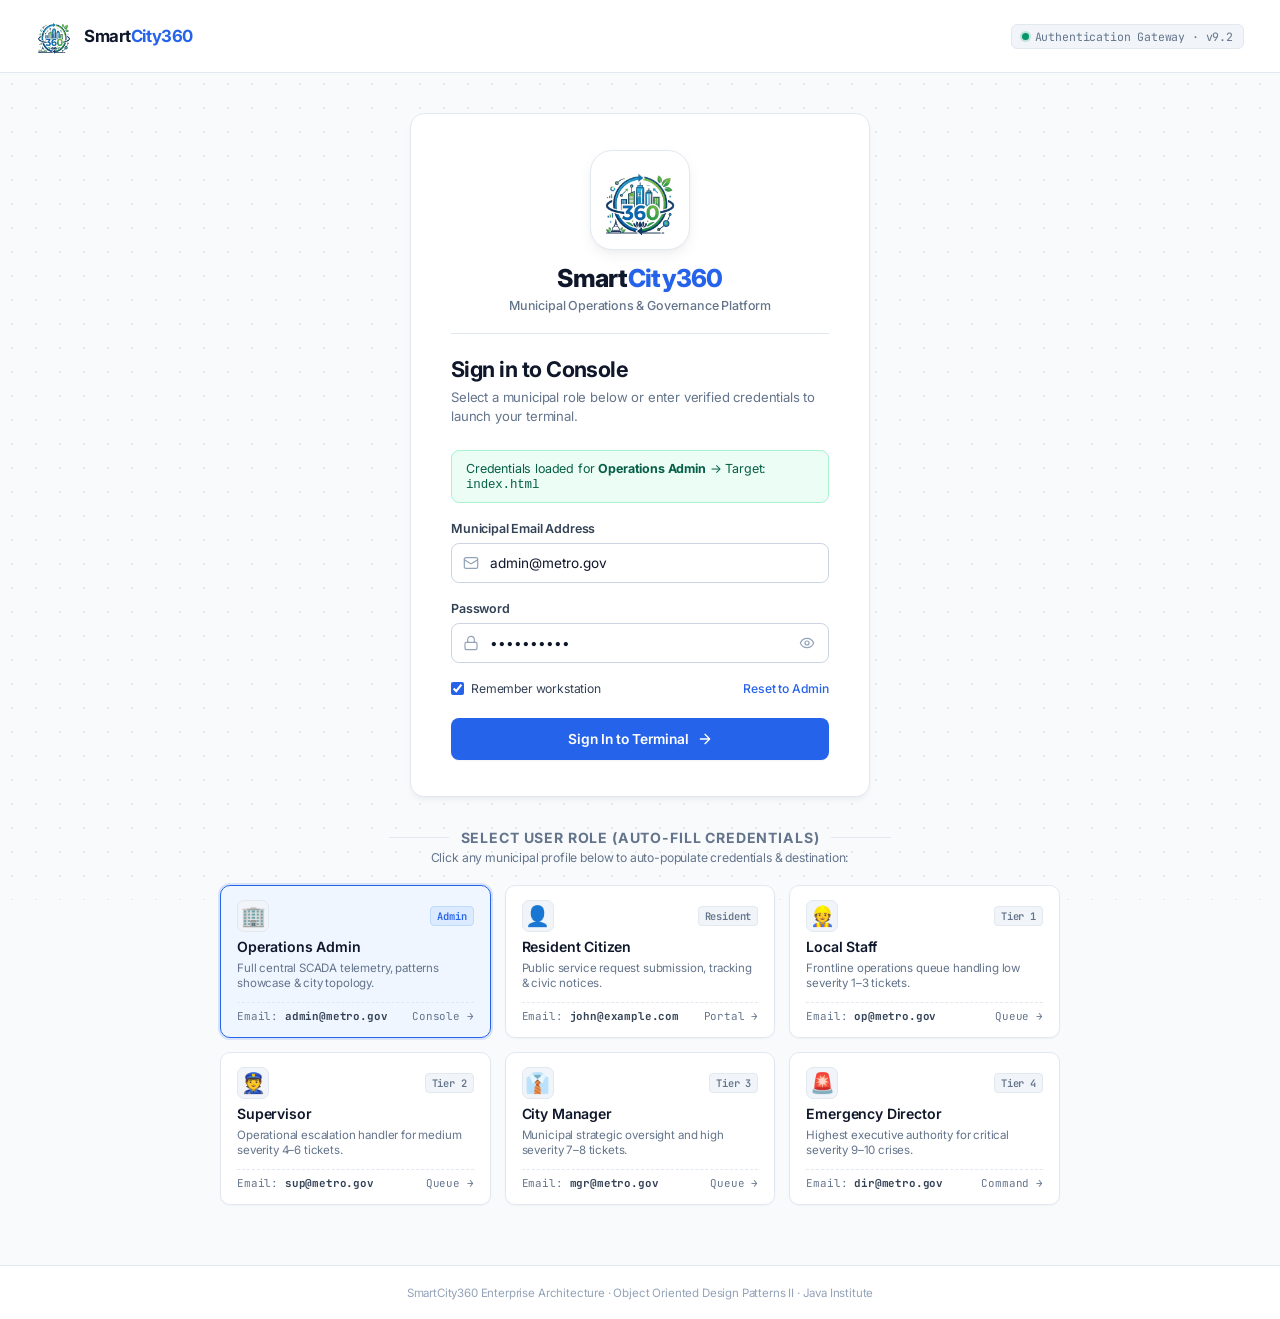
<file: src/main/webapp/login.html>
<!DOCTYPE html>
<html lang="en">
<head>
    <meta charset="UTF-8">
    <meta name="viewport" content="width=device-width, initial-scale=1.0">
    <title>SmartCity360 – Secure Sign In</title>
    <link rel="preconnect" href="https://fonts.googleapis.com">
    <link rel="preconnect" href="https://fonts.gstatic.com" crossorigin>
    <link href="https://fonts.googleapis.com/css2?family=Inter:wght@400;500;600;700;800&family=JetBrains+Mono:wght@400;500;600&display=swap" rel="stylesheet">
    <style>
        :root {
            --bg-page: #F8FAFC;
            --bg-card: #FFFFFF;
            --bg-subtle: #F1F5F9;
            --border: #E2E8F0;
            --border-strong: #CBD5E1;
            
            --text-primary: #0F172A;
            --text-secondary: #334155;
            --text-tertiary: #64748B;
            --text-disabled: #94A3B8;

            --accent: #2563EB;
            --accent-hover: #1D4ED8;
            --accent-soft: #EFF6FF;
            --accent-border: #BFDBFE;

            --success: #059669;
            --success-soft: #ECFDF5;
            --success-border: #A7F3D0;

            --shadow-card: 0 4px 6px -1px rgba(16, 24, 40, 0.05), 0 2px 4px -2px rgba(16, 24, 40, 0.04);
            --shadow-lg: 0 10px 15px -3px rgba(16, 24, 40, 0.08), 0 4px 6px -4px rgba(16, 24, 40, 0.03);
            --font-sans: 'Inter', -apple-system, BlinkMacSystemFont, 'Segoe UI', Roboto, sans-serif;
            --font-mono: 'JetBrains Mono', Consolas, monospace;
        }

        * { box-sizing: border-box; margin: 0; padding: 0; }
        html, body { height: 100%; }

        body {
            font-family: var(--font-sans);
            background: var(--bg-page);
            color: var(--text-primary);
            display: flex;
            flex-direction: column;
            min-height: 100vh;
            -webkit-font-smoothing: antialiased;
            letter-spacing: -0.01em;
        }

        /* Subtle Background Grid Pattern */
        .bg-pattern {
            position: fixed;
            inset: 0;
            background-image: radial-gradient(#CBD5E1 0.75px, transparent 0.75px);
            background-size: 24px 24px;
            opacity: 0.45;
            pointer-events: none;
            z-index: 0;
        }

        /* Header Navigation */
        .header {
            position: relative;
            z-index: 10;
            padding: 18px 36px;
            display: flex;
            align-items: center;
            justify-content: space-between;
            background: #FFFFFF;
            border-bottom: 1px solid var(--border);
        }
        .brand {
            display: flex;
            align-items: center;
            gap: 12px;
            text-decoration: none;
        }
        .brand-mark {
            width: 32px;
            height: 32px;
            border-radius: 8px;
            background: var(--accent);
            display: flex;
            align-items: center;
            justify-content: center;
            color: #FFFFFF;
            box-shadow: 0 1px 2px rgba(37, 99, 235, 0.2);
        }
        .brand-mark svg {
            width: 17px;
            height: 17px;
            stroke: currentColor;
            stroke-width: 2.2;
        }
        .brand-text {
            font-size: 1.05rem;
            font-weight: 700;
            color: var(--text-primary);
            letter-spacing: -0.025em;
        }
        .brand-text span {
            color: var(--accent);
        }

        .header-meta {
            font-family: var(--font-mono);
            font-size: 0.72rem;
            color: var(--text-tertiary);
            background: var(--bg-subtle);
            border: 1px solid var(--border);
            padding: 4px 10px;
            border-radius: 6px;
            display: inline-flex;
            align-items: center;
            gap: 6px;
        }
        .meta-dot {
            width: 7px;
            height: 7px;
            border-radius: 50%;
            background: var(--success);
            box-shadow: 0 0 0 2px rgba(5, 150, 105, 0.2);
        }

        /* Main Container */
        .main-container {
            flex: 1;
            position: relative;
            z-index: 1;
            display: flex;
            flex-direction: column;
            align-items: center;
            justify-content: center;
            padding: 40px 20px 60px;
            max-width: 960px;
            margin: 0 auto;
            width: 100%;
        }

        /* Card Container */
        .login-card {
            background: var(--bg-card);
            border: 1px solid var(--border);
            border-radius: 14px;
            padding: 36px 40px;
            box-shadow: var(--shadow-card);
            width: 100%;
            max-width: 460px;
            margin-bottom: 32px;
        }

        .card-title {
            font-size: 1.35rem;
            font-weight: 700;
            color: var(--text-primary);
            letter-spacing: -0.025em;
            margin-bottom: 6px;
        }
        .card-subtitle {
            font-size: 0.82rem;
            color: var(--text-tertiary);
            margin-bottom: 24px;
            line-height: 1.45;
        }

        /* Forms */
        .form-group {
            margin-bottom: 18px;
        }
        .form-label {
            display: block;
            font-size: 0.78rem;
            font-weight: 600;
            color: var(--text-secondary);
            margin-bottom: 7px;
        }
        .input-wrapper {
            position: relative;
            display: flex;
            align-items: center;
        }
        .input-icon {
            position: absolute;
            left: 12px;
            width: 16px;
            height: 16px;
            color: var(--text-disabled);
            stroke-width: 1.8;
            pointer-events: none;
            transition: color 0.15s;
        }
        .form-input {
            width: 100%;
            height: 40px;
            padding: 0 40px 0 38px;
            background: #FFFFFF;
            border: 1px solid var(--border-strong);
            border-radius: 8px;
            color: var(--text-primary);
            font-family: inherit;
            font-size: 0.85rem;
            outline: none;
            transition: all 0.15s ease;
        }
        .form-input:focus {
            border-color: var(--accent);
            box-shadow: 0 0 0 3px rgba(37, 99, 235, 0.12);
        }
        .form-input.flash-fill {
            animation: fillPulse 0.6s ease;
        }
        @keyframes fillPulse {
            0% { background: #FFFFFF; }
            40% { background: #EFF6FF; border-color: var(--accent); }
            100% { background: #FFFFFF; }
        }

        .toggle-password {
            position: absolute;
            right: 12px;
            background: none;
            border: none;
            cursor: pointer;
            color: var(--text-disabled);
            padding: 2px;
            display: flex;
            align-items: center;
            justify-content: center;
        }
        .toggle-password:hover {
            color: var(--text-secondary);
        }
        .toggle-password svg {
            width: 16px;
            height: 16px;
            stroke-width: 1.8;
        }

        .form-options {
            display: flex;
            align-items: center;
            justify-content: space-between;
            font-size: 0.76rem;
            margin-bottom: 22px;
        }
        .remember-wrap {
            display: flex;
            align-items: center;
            gap: 7px;
            color: var(--text-secondary);
            cursor: pointer;
            user-select: none;
        }
        .remember-wrap input {
            accent-color: var(--accent);
            cursor: pointer;
        }
        .forgot-link {
            color: var(--accent);
            text-decoration: none;
            font-weight: 500;
        }
        .forgot-link:hover {
            text-decoration: underline;
        }

        .btn-submit {
            width: 100%;
            height: 42px;
            background: var(--accent);
            color: #FFFFFF;
            border: none;
            border-radius: 8px;
            font-family: inherit;
            font-size: 0.86rem;
            font-weight: 600;
            cursor: pointer;
            display: flex;
            align-items: center;
            justify-content: center;
            gap: 8px;
            box-shadow: 0 1px 2px rgba(16, 24, 40, 0.05);
            transition: all 0.15s ease;
        }
        .btn-submit:hover {
            background: var(--accent-hover);
        }
        .btn-submit:active {
            transform: scale(0.99);
        }
        .btn-submit svg {
            width: 16px;
            height: 16px;
            stroke-width: 2;
        }

        /* Status Alert Banner */
        .status-alert {
            display: none;
            padding: 10px 14px;
            border-radius: 8px;
            font-size: 0.78rem;
            margin-bottom: 18px;
            align-items: center;
            gap: 8px;
        }
        .status-alert.success {
            display: flex;
            background: var(--success-soft);
            color: #065F46;
            border: 1px solid var(--success-border);
        }
        .status-alert.error {
            display: flex;
            background: #FEF2F2;
            color: #991B1B;
            border: 1px solid #FECACA;
        }

        /* Role Buttons Section */
        .roles-section {
            width: 100%;
            max-width: 840px;
        }
        .roles-header {
            text-align: center;
            margin-bottom: 20px;
        }
        .roles-title {
            font-size: 0.88rem;
            font-weight: 700;
            text-transform: uppercase;
            letter-spacing: 0.06em;
            color: var(--text-tertiary);
            display: flex;
            align-items: center;
            justify-content: center;
            gap: 12px;
        }
        .roles-title::before, .roles-title::after {
            content: '';
            height: 1px;
            width: 60px;
            background: var(--border);
        }
        .roles-subtitle {
            font-size: 0.76rem;
            color: var(--text-tertiary);
            margin-top: 4px;
        }

        .roles-grid {
            display: grid;
            grid-template-columns: repeat(3, 1fr);
            gap: 14px;
        }
        @media (max-width: 768px) {
            .roles-grid {
                grid-template-columns: repeat(2, 1fr);
            }
        }
        @media (max-width: 500px) {
            .roles-grid {
                grid-template-columns: 1fr;
            }
        }

        .role-card {
            background: #FFFFFF;
            border: 1px solid var(--border);
            border-radius: 10px;
            padding: 14px 16px;
            cursor: pointer;
            transition: all 0.15s ease;
            display: flex;
            flex-direction: column;
            gap: 6px;
            text-align: left;
            position: relative;
            box-shadow: 0 1px 2px rgba(16, 24, 40, 0.04);
        }
        .role-card:hover {
            border-color: var(--border-strong);
            transform: translateY(-2px);
            box-shadow: var(--shadow-card);
        }
        .role-card.active {
            background: var(--accent-soft);
            border-color: var(--accent);
            box-shadow: 0 0 0 2px rgba(37, 99, 235, 0.15);
        }

        .role-top {
            display: flex;
            align-items: center;
            justify-content: space-between;
        }
        .role-icon-box {
            font-size: 1.25rem;
            width: 32px;
            height: 32px;
            border-radius: 7px;
            background: var(--bg-subtle);
            border: 1px solid var(--border);
            display: flex;
            align-items: center;
            justify-content: center;
        }
        .role-badge {
            font-family: var(--font-mono);
            font-size: 0.65rem;
            font-weight: 600;
            padding: 2px 6px;
            border-radius: 4px;
            background: var(--bg-subtle);
            color: var(--text-tertiary);
            border: 1px solid var(--border);
        }
        .role-card.active .role-badge {
            background: #DBEAFE;
            color: var(--accent);
            border-color: var(--accent-border);
        }

        .role-name {
            font-weight: 600;
            font-size: 0.88rem;
            color: var(--text-primary);
        }
        .role-desc {
            font-size: 0.72rem;
            color: var(--text-tertiary);
            line-height: 1.35;
        }
        .role-meta {
            margin-top: 4px;
            padding-top: 6px;
            border-top: 1px dashed var(--border);
            font-family: var(--font-mono);
            font-size: 0.68rem;
            color: var(--text-tertiary);
            display: flex;
            justify-content: space-between;
        }
        .role-meta strong {
            color: var(--text-secondary);
        }

        /* Footer */
        .footer {
            padding: 20px 36px;
            text-align: center;
            font-size: 0.72rem;
            color: var(--text-disabled);
            border-top: 1px solid var(--border);
            background: #FFFFFF;
            position: relative;
            z-index: 10;
        }
    
        /* Prominent Hero Logo Styling */
        .login-hero-brand {
            display: flex;
            flex-direction: column;
            align-items: center;
            text-align: center;
            margin-bottom: 20px;
        }
        .login-logo-wrapper {
            width: 100px;
            height: 100px;
            border-radius: 22px;
            background: #FFFFFF;
            border: 1px solid var(--border);
            display: flex;
            align-items: center;
            justify-content: center;
            padding: 10px;
            margin-bottom: 14px;
            box-shadow: 0 6px 16px -3px rgba(16, 24, 40, 0.08), 0 2px 6px -2px rgba(16, 24, 40, 0.04);
            transition: all 0.2s cubic-bezier(0.16, 1, 0.3, 1);
        }
        .login-logo-wrapper:hover {
            transform: translateY(-2px) scale(1.02);
            box-shadow: 0 10px 20px -4px rgba(37, 99, 235, 0.15), 0 4px 8px -2px rgba(16, 24, 40, 0.04);
            border-color: var(--accent-border);
        }
        .login-hero-logo {
            width: 100%;
            height: 100%;
            object-fit: contain;
            border-radius: 12px;
        }
        .login-brand-title {
            font-size: 1.55rem;
            font-weight: 800;
            color: var(--text-primary);
            letter-spacing: -0.03em;
            line-height: 1.2;
        }
        .login-brand-title span {
            color: var(--accent);
        }
        .login-brand-tagline {
            font-size: 0.78rem;
            font-weight: 500;
            color: var(--text-tertiary);
            margin-top: 4px;
        }
        .card-divider {
            height: 1px;
            background: var(--border);
            margin: 18px 0 22px;
            width: 100%;
        }

    </style>
</head>
<body>
    <div class="bg-pattern"></div>

    <!-- Header -->
    <header class="header">
        <a href="login.html" class="brand">
            <img src="smart_city.png" alt="SmartCity360" class="company-logo" style="width:36px; height:36px;" />
            <div class="brand-text">Smart<span>City360</span></div>
        </a>

        <div class="header-meta">
            <span class="meta-dot"></span>
            <span>Authentication Gateway &middot; v9.2</span>
        </div>
    </header>

    <!-- Main Content -->
    <main class="main-container">
        <!-- Login Card -->
                <div class="login-card">
            <!-- Large Prominent Company Logo & Brand -->
            <div class="login-hero-brand">
                <div class="login-logo-wrapper">
                    <img src="smart_city.png" alt="SmartCity360 Enterprise Logo" class="login-hero-logo" />
                </div>
                <div class="login-brand-title">Smart<span>City360</span></div>
                <div class="login-brand-tagline">Municipal Operations &amp; Governance Platform</div>
            </div>

            <div class="card-divider"></div>

            <h1 class="card-title">Sign in to Console</h1>
            <p class="card-subtitle">Select a municipal role below or enter verified credentials to launch your terminal.</p>

            <div id="statusAlert" class="status-alert">
                <span id="alertText">Authentication verified.</span>
            </div>

            <form id="loginForm" onsubmit="handleLogin(event)">
                <div class="form-group">
                    <label class="form-label" for="email">Municipal Email Address</label>
                    <div class="input-wrapper">
                        <svg class="input-icon" viewBox="0 0 24 24" fill="none" stroke="currentColor" stroke-linecap="round" stroke-linejoin="round">
                            <rect x="2" y="4" width="20" height="16" rx="2"/>
                            <path d="m22 7-8.97 5.7a1.94 1.94 0 0 1-2.06 0L2 7"/>
                        </svg>
                        <input type="email" id="email" class="form-input" placeholder="e.g. admin@metro.gov" required autocomplete="email" />
                    </div>
                </div>

                <div class="form-group">
                    <label class="form-label" for="password">Password</label>
                    <div class="input-wrapper">
                        <svg class="input-icon" viewBox="0 0 24 24" fill="none" stroke="currentColor" stroke-linecap="round" stroke-linejoin="round">
                            <rect x="3" y="11" width="18" height="11" rx="2" ry="2"/>
                            <path d="M7 11V7a5 5 0 0 1 10 0v4"/>
                        </svg>
                        <input type="password" id="password" class="form-input" placeholder="••••••••" required autocomplete="current-password" />
                        <button type="button" class="toggle-password" onclick="togglePasswordVisibility()" aria-label="Toggle password visibility">
                            <svg id="eyeIcon" viewBox="0 0 24 24" fill="none" stroke="currentColor" stroke-linecap="round" stroke-linejoin="round">
                                <path d="M2 12s3-7 10-7 10 7 10 7-3 7-10 7-10-7-10-7Z"/>
                                <circle cx="12" cy="12" r="3"/>
                            </svg>
                        </button>
                    </div>
                </div>

                <div class="form-options">
                    <label class="remember-wrap">
                        <input type="checkbox" id="rememberMe" checked />
                        <span>Remember workstation</span>
                    </label>
                    <a href="#" class="forgot-link" onclick="fillAdminRole(); return false;">Reset to Admin</a>
                </div>

                <button type="submit" id="btnSubmit" class="btn-submit">
                    <span>Sign In to Terminal</span>
                    <svg viewBox="0 0 24 24" fill="none" stroke="currentColor" stroke-linecap="round" stroke-linejoin="round">
                        <path d="M5 12h14M12 5l7 7-7 7"/>
                    </svg>
                </button>
            </form>
        </div>

        <!-- Role Quick Switcher Grid -->
        <section class="roles-section">
            <div class="roles-header">
                <div class="roles-title">Select User Role (Auto-Fill Credentials)</div>
                <div class="roles-subtitle">Click any municipal profile below to auto-populate credentials &amp; destination:</div>
            </div>

            <div class="roles-grid">
                <!-- Role 1: Operations Admin -->
                <div class="role-card active" onclick="selectRole('admin', 'admin@metro.gov', 'Admin@2026', 'index.html', this)">
                    <div class="role-top">
                        <div class="role-icon-box">🏢</div>
                        <span class="role-badge">Admin</span>
                    </div>
                    <div class="role-name">Operations Admin</div>
                    <div class="role-desc">Full central SCADA telemetry, patterns showcase &amp; city topology.</div>
                    <div class="role-meta">
                        <span>Email: <strong>admin@metro.gov</strong></span>
                        <span>Console &rarr;</span>
                    </div>
                </div>

                <!-- Role 2: Resident Citizen -->
                <div class="role-card" onclick="selectRole('citizen', 'john@example.com', 'Citizen@2026', 'citizen.html', this)">
                    <div class="role-top">
                        <div class="role-icon-box">👤</div>
                        <span class="role-badge">Resident</span>
                    </div>
                    <div class="role-name">Resident Citizen</div>
                    <div class="role-desc">Public service request submission, tracking &amp; civic notices.</div>
                    <div class="role-meta">
                        <span>Email: <strong>john@example.com</strong></span>
                        <span>Portal &rarr;</span>
                    </div>
                </div>

                <!-- Role 3: Local Staff (Tier 1) -->
                <div class="role-card" onclick="selectRole('staff', 'op@metro.gov', 'Staff@2026', 'staff.html', this)">
                    <div class="role-top">
                        <div class="role-icon-box">👷</div>
                        <span class="role-badge">Tier 1</span>
                    </div>
                    <div class="role-name">Local Staff</div>
                    <div class="role-desc">Frontline operations queue handling low severity 1–3 tickets.</div>
                    <div class="role-meta">
                        <span>Email: <strong>op@metro.gov</strong></span>
                        <span>Queue &rarr;</span>
                    </div>
                </div>

                <!-- Role 4: Supervisor (Tier 2) -->
                <div class="role-card" onclick="selectRole('supervisor', 'sup@metro.gov', 'Super@2026', 'supervisor.html', this)">
                    <div class="role-top">
                        <div class="role-icon-box">👮</div>
                        <span class="role-badge">Tier 2</span>
                    </div>
                    <div class="role-name">Supervisor</div>
                    <div class="role-desc">Operational escalation handler for medium severity 4–6 tickets.</div>
                    <div class="role-meta">
                        <span>Email: <strong>sup@metro.gov</strong></span>
                        <span>Queue &rarr;</span>
                    </div>
                </div>

                <!-- Role 5: City Manager (Tier 3) -->
                <div class="role-card" onclick="selectRole('manager', 'mgr@metro.gov', 'Manager@2026', 'manager.html', this)">
                    <div class="role-top">
                        <div class="role-icon-box">👔</div>
                        <span class="role-badge">Tier 3</span>
                    </div>
                    <div class="role-name">City Manager</div>
                    <div class="role-desc">Municipal strategic oversight and high severity 7–8 tickets.</div>
                    <div class="role-meta">
                        <span>Email: <strong>mgr@metro.gov</strong></span>
                        <span>Queue &rarr;</span>
                    </div>
                </div>

                <!-- Role 6: Emergency Director (Tier 4) -->
                <div class="role-card" onclick="selectRole('director', 'dir@metro.gov', 'Director@2026', 'director.html', this)">
                    <div class="role-top">
                        <div class="role-icon-box">🚨</div>
                        <span class="role-badge">Tier 4</span>
                    </div>
                    <div class="role-name">Emergency Director</div>
                    <div class="role-desc">Highest executive authority for critical severity 9–10 crises.</div>
                    <div class="role-meta">
                        <span>Email: <strong>dir@metro.gov</strong></span>
                        <span>Command &rarr;</span>
                    </div>
                </div>
            </div>
        </section>
    </main>

    <!-- Footer -->
    <footer class="footer">
        SmartCity360 Enterprise Architecture &middot; Object Oriented Design Patterns II &middot; Java Institute
    </footer>

    <script>
        let currentTargetUrl = 'index.html';

        // Preset role database
        const rolesData = {
            'admin@metro.gov': { url: 'index.html', name: 'System Admin', role: 'Operations Admin' },
            'john@example.com': { url: 'citizen.html', name: 'John Perera', role: 'Resident Citizen' },
            'op@metro.gov': { url: 'staff.html', name: 'Metro Operator', role: 'Local Staff (L1)' },
            'sup@metro.gov': { url: 'supervisor.html', name: 'North Supervisor', role: 'Supervisor (L2)' },
            'mgr@metro.gov': { url: 'manager.html', name: 'City Manager', role: 'City Manager (L3)' },
            'dir@metro.gov': { url: 'director.html', name: 'Emergency Director', role: 'Emergency Director (L4)' }
        };

        function selectRole(roleId, email, password, targetUrl, el) {
            // Update active state on card
            document.querySelectorAll('.role-card').forEach(c => c.classList.remove('active'));
            if (el) el.classList.add('active');

            const emailInput = document.getElementById('email');
            const passInput = document.getElementById('password');

            emailInput.value = email;
            passInput.value = password;
            currentTargetUrl = targetUrl;

            // Trigger visual flash
            emailInput.classList.remove('flash-fill');
            passInput.classList.remove('flash-fill');
            void emailInput.offsetWidth;
            void passInput.offsetWidth;
            emailInput.classList.add('flash-fill');
            passInput.classList.add('flash-fill');

            const alertBox = document.getElementById('statusAlert');
            alertBox.className = 'status-alert success';
            alertBox.style.display = 'flex';
            document.getElementById('alertText').innerHTML = `Credentials loaded for <strong>${rolesData[email]?.role || roleId}</strong> &rarr; Target: <code>${targetUrl}</code>`;
        }

        function fillAdminRole() {
            const firstCard = document.querySelector('.role-card');
            selectRole('admin', 'admin@metro.gov', 'Admin@2026', 'index.html', firstCard);
        }

        function togglePasswordVisibility() {
            const passInput = document.getElementById('password');
            const icon = document.getElementById('eyeIcon');
            if (passInput.type === 'password') {
                passInput.type = 'text';
                icon.innerHTML = '<path d="m15 18-.722-3.25"/><path d="M2 8a10.645 10.645 0 0 0 20 0"/><path d="m20 15-1.726-2.05"/><path d="m4 15 1.726-2.05"/><path d="m9 18 .722-3.25"/>';
            } else {
                passInput.type = 'password';
                icon.innerHTML = '<path d="M2 12s3-7 10-7 10 7 10 7-3 7-10 7-10-7-10-7Z"/><circle cx="12" cy="12" r="3"/>';
            }
        }

        function handleLogin(e) {
            e.preventDefault();
            const email = document.getElementById('email').value.trim().toLowerCase();
            const btn = document.getElementById('btnSubmit');

            // Find matching route
            const match = rolesData[email] || { url: currentTargetUrl || 'index.html', name: 'Municipal User', role: 'Staff' };

            btn.disabled = true;
            btn.innerHTML = `<span>Verifying credentials...</span>`;

            setTimeout(() => {
                // Save session in localStorage
                localStorage.setItem('currentUser', JSON.stringify({
                    email: email,
                    name: match.name,
                    role: match.role
                }));

                const alertBox = document.getElementById('statusAlert');
                alertBox.className = 'status-alert success';
                alertBox.style.display = 'flex';
                document.getElementById('alertText').innerHTML = `Access granted! Launching <strong>${match.role}</strong> terminal...`;

                setTimeout(() => {
                    window.location.href = match.url;
                }, 400);
            }, 300);
        }

        // Initialize with default admin role pre-selected
        window.addEventListener('DOMContentLoaded', () => {
            fillAdminRole();
        });
    </script>
</body>
</html>
</file>
